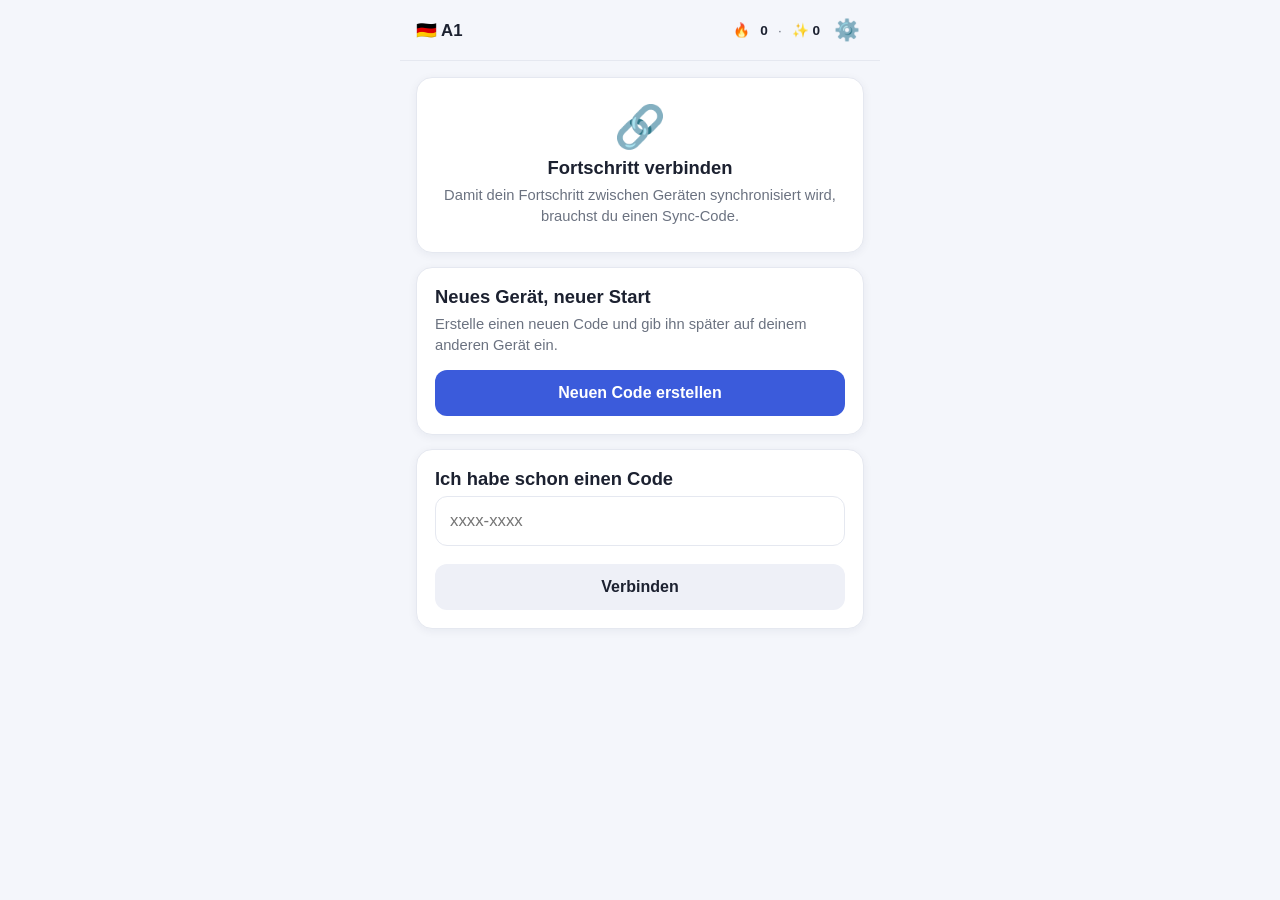
<file: a1/index.html>
<!DOCTYPE html>
<html lang="de" translate="no" class="notranslate">
<head>
<meta charset="UTF-8">
<meta name="viewport" content="width=device-width, initial-scale=1, maximum-scale=1, viewport-fit=cover">
<meta name="google" content="notranslate">
<title>Deutsch A1</title>
<link rel="manifest" href="manifest.json">
<meta name="theme-color" content="#3b5bdb">
<link rel="apple-touch-icon" href="icons/apple-touch-icon.png">
<link rel="icon" href="icons/icon-192.png" type="image/png">
<meta name="apple-mobile-web-app-capable" content="yes">
<meta name="mobile-web-app-capable" content="yes">
<meta name="apple-mobile-web-app-status-bar-style" content="black-translucent">
<meta name="apple-mobile-web-app-title" content="Deutsch A1">
<link rel="stylesheet" href="css/style.css">
</head>
<body>
<div id="app"></div>
<script type="module" src="js/app.js"></script>
</body>
</html>
</file>
<file: a1/css/style.css>
:root{
  --bg:#f4f6fb; --card:#ffffff; --text:#1c2130; --muted:#6b7280;
  --primary:#3b5bdb; --primary-d:#2f47ad; --accent:#7048e8;
  --good:#2f9e44; --good-bg:#ebfbee; --bad:#e03131; --bad-bg:#fff0f0;
  --border:#e5e8f0; --chip:#eef0f7; --shadow: 0 2px 10px rgba(20,30,60,.06);
}
@media (prefers-color-scheme: dark){
  :root{
    --bg:#0f1220; --card:#1a1e30; --text:#eef0f8; --muted:#9aa1b5;
    --primary:#6d8bff; --primary-d:#5977e6; --accent:#a087f5;
    --good:#51cf66; --good-bg:#123420; --bad:#ff6b6b; --bad-bg:#3a1414;
    --border:#2a2f47; --chip:#242847; --shadow: 0 2px 14px rgba(0,0,0,.4);
  }
}
*{box-sizing:border-box;}
body{
  margin:0; background:var(--bg); color:var(--text);
  font-family:-apple-system,BlinkMacSystemFont,"Segoe UI",Roboto,Helvetica,Arial,sans-serif;
  -webkit-tap-highlight-color:transparent;
}
#app{max-width:480px; margin:0 auto; min-height:100vh; padding-bottom:max(24px, env(safe-area-inset-bottom)); display:flex; flex-direction:column;}
header.top{
  display:flex; align-items:center; justify-content:space-between;
  padding:14px 16px; padding-top:max(14px, env(safe-area-inset-top));
  position:sticky; top:0; background:var(--bg); z-index:5;
  border-bottom:1px solid var(--border);
}
header.top .brand{font-weight:700; font-size:1.05rem; display:flex; align-items:center; gap:6px;}
header.top .stats{display:flex; gap:10px; font-size:.85rem; color:var(--muted); align-items:center;}
header.top .stats b{color:var(--text);}
header.top button.icon{background:none; border:none; font-size:1.3rem; cursor:pointer; color:var(--muted); padding:4px;}
.syncbadge{font-size:.8rem;}
main{padding:16px; flex:1;}
.page-title{margin:4px 0 14px; font-size:1.3rem;}
.card{
  background:var(--card); border:1px solid var(--border); border-radius:16px;
  padding:18px; margin-bottom:14px; box-shadow:var(--shadow);
}
.card h2{margin:0 0 6px; font-size:1.15rem;}
.card h3{margin:0 0 6px; font-size:1rem;}
.card p{margin:6px 0; color:var(--muted); font-size:.92rem; line-height:1.45;}
.divider{border:none; border-top:1px solid var(--border); margin:14px 0;}
.grammar-entry{margin-top:6px;}
.btn{
  display:inline-flex; align-items:center; justify-content:center; gap:6px;
  width:100%; padding:14px 16px; border-radius:12px; border:none;
  font-size:1rem; font-weight:600; cursor:pointer; margin-top:8px;
  background:var(--primary); color:#fff; transition:transform .05s;
}
.btn:active{transform:scale(.98);}
.btn.secondary{background:var(--chip); color:var(--text);}
.btn.ghost{background:none; color:var(--primary); font-weight:600;}
.btn.good{background:var(--good);}
.btn.bad{background:var(--bad);}
.btn.small{padding:9px 12px; font-size:.85rem; width:auto;}
.btn:disabled{opacity:.45; cursor:default;}
.row{display:flex; gap:10px;}
.row .btn{margin-top:8px;}
.grid2{display:grid; grid-template-columns:1fr 1fr; gap:10px; margin:10px 0;}
.progress{height:8px; background:var(--chip); border-radius:6px; overflow:hidden; margin:8px 0;}
.progress > div{height:100%; background:linear-gradient(90deg,var(--primary),var(--accent)); border-radius:6px;}
.badge{
  display:inline-block; background:var(--chip); color:var(--muted); font-size:.75rem;
  padding:3px 9px; border-radius:100px; font-weight:600; letter-spacing:.02em; margin-bottom:6px;
}
.flame{color:#ff8c3b;}
.center{text-align:center;}
.big-emoji{font-size:2.6rem; margin:6px 0;}
.qtext{font-size:1.15rem; font-weight:600; margin-bottom:16px; line-height:1.4;}
.sentence{font-size:1.1rem; color:var(--text); margin-bottom:4px;}
.hint{font-size:.8rem; color:var(--muted);}
.translation{font-size:.8rem; font-style:italic; color:var(--muted);}
.options{display:flex; flex-direction:column; gap:10px;}
.opt{
  text-align:left; padding:14px 16px; border-radius:12px; border:1.5px solid var(--border);
  background:var(--card); font-size:1rem; cursor:pointer; color:var(--text);
}
.opt.correct{border-color:var(--good); background:var(--good-bg); color:var(--good);}
.opt.wrong{border-color:var(--bad); background:var(--bad-bg); color:var(--bad);}
input[type=text]{
  width:100%; padding:14px; border-radius:12px; border:1.5px solid var(--border);
  background:var(--card); color:var(--text); font-size:1.05rem; margin-bottom:10px;
}
input[type=text].correct{border-color:var(--good); background:var(--good-bg);}
input[type=text].wrong{border-color:var(--bad); background:var(--bad-bg);}
.feedback{padding:10px 14px; border-radius:10px; font-size:.9rem; margin:10px 0; font-weight:600;}
.feedback.good{background:var(--good-bg); color:var(--good);}
.feedback.bad{background:var(--bad-bg); color:var(--bad);}
.bank, .answer{display:flex; flex-wrap:wrap; gap:8px; min-height:46px; padding:8px; border-radius:12px;}
.answer{border:1.5px dashed var(--border); margin-bottom:12px;}
.chip{
  background:var(--chip); border:1px solid var(--border); padding:9px 13px; border-radius:9px;
  font-size:.98rem; cursor:pointer; user-select:none; color:var(--text);
}
.chip.used{opacity:.35; pointer-events:none;}
.steps-progress{font-size:.8rem; color:var(--muted); margin-bottom:10px; text-align:center;}
.examples-list{margin:10px 0 0; padding-left:18px; color:var(--muted); font-size:.9rem; line-height:1.6;}
.stat-box{background:var(--chip); border-radius:12px; padding:12px; text-align:center;}
.stat-box .n{font-size:1.4rem; font-weight:700;}
.stat-box .l{font-size:.75rem; color:var(--muted);}
.skill-bar-row{margin-bottom:10px;}
.skill-bar-label{display:flex; justify-content:space-between; font-size:.9rem; margin-bottom:2px;}
.skill-bar-label span{color:var(--muted);}
.weak-list{text-align:left; background:var(--chip); border-radius:12px; padding:12px; margin:12px 0;}
.weak-list ul{margin:6px 0 0; padding-left:18px; font-size:.9rem;}
.match-grid{display:grid; grid-template-columns:1fr 1fr; gap:8px; margin-bottom:12px;}
.match-col{display:flex; flex-direction:column; gap:8px;}
.match-item{
  padding:12px 10px; border-radius:10px; border:1.5px solid var(--border);
  background:var(--card); font-size:.92rem; text-align:center; cursor:pointer;
}
.match-item.selected{border-color:var(--primary); background:var(--chip);}
.match-item.matched{border-color:var(--good); background:var(--good-bg); color:var(--good); opacity:.7; pointer-events:none;}
.match-item.wrong{border-color:var(--bad); background:var(--bad-bg); color:var(--bad);}
.word-card{display:flex; align-items:center; justify-content:space-between;}
.word-de{font-weight:700; display:flex; align-items:center;}
.word-en{font-size:.85rem; color:var(--muted); margin-left:34px;}
.word-pos-badge{margin-top:6px; margin-bottom:0;}
.sync-code{font-size:1.3rem; font-weight:700; letter-spacing:.05em; text-align:center; background:var(--chip); padding:12px; border-radius:10px;}
.filter-row{display:flex; flex-wrap:wrap; gap:8px; margin-bottom:14px;}
.filter-chip{
  padding:7px 12px; border-radius:100px; border:1.5px solid var(--border);
  background:var(--card); font-size:.82rem; cursor:pointer; color:var(--muted);
}
.filter-chip.active{border-color:var(--primary); background:var(--chip); color:var(--primary); font-weight:600;}
.gender-badge{
  display:inline-flex; align-items:center; justify-content:center; width:26px; height:20px;
  border-radius:5px; font-size:.68rem; font-weight:700; margin-right:8px; color:#fff; flex-shrink:0;
}
.gender-badge.gender-der{background:#3b5bdb;}
.gender-badge.gender-die{background:#e0447a;}
.gender-badge.gender-das{background:#2f9e44;}
</file>
